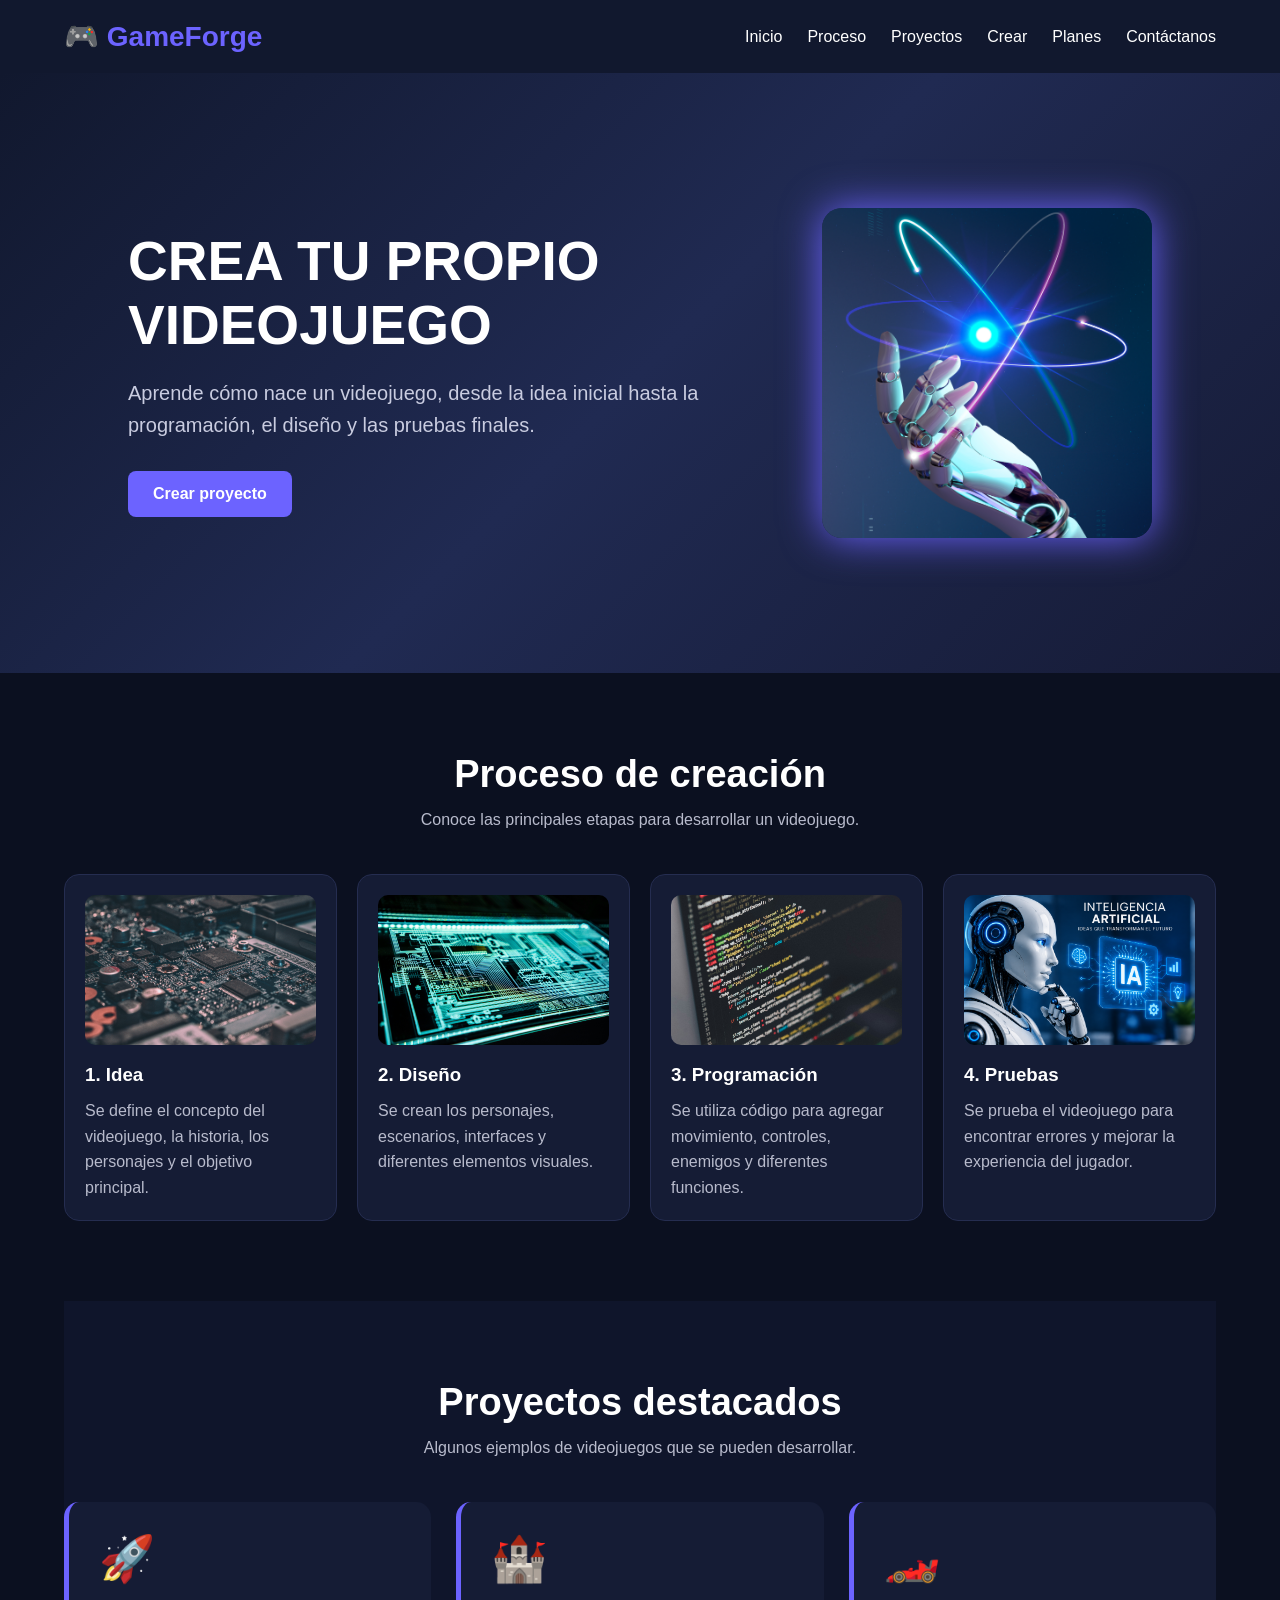
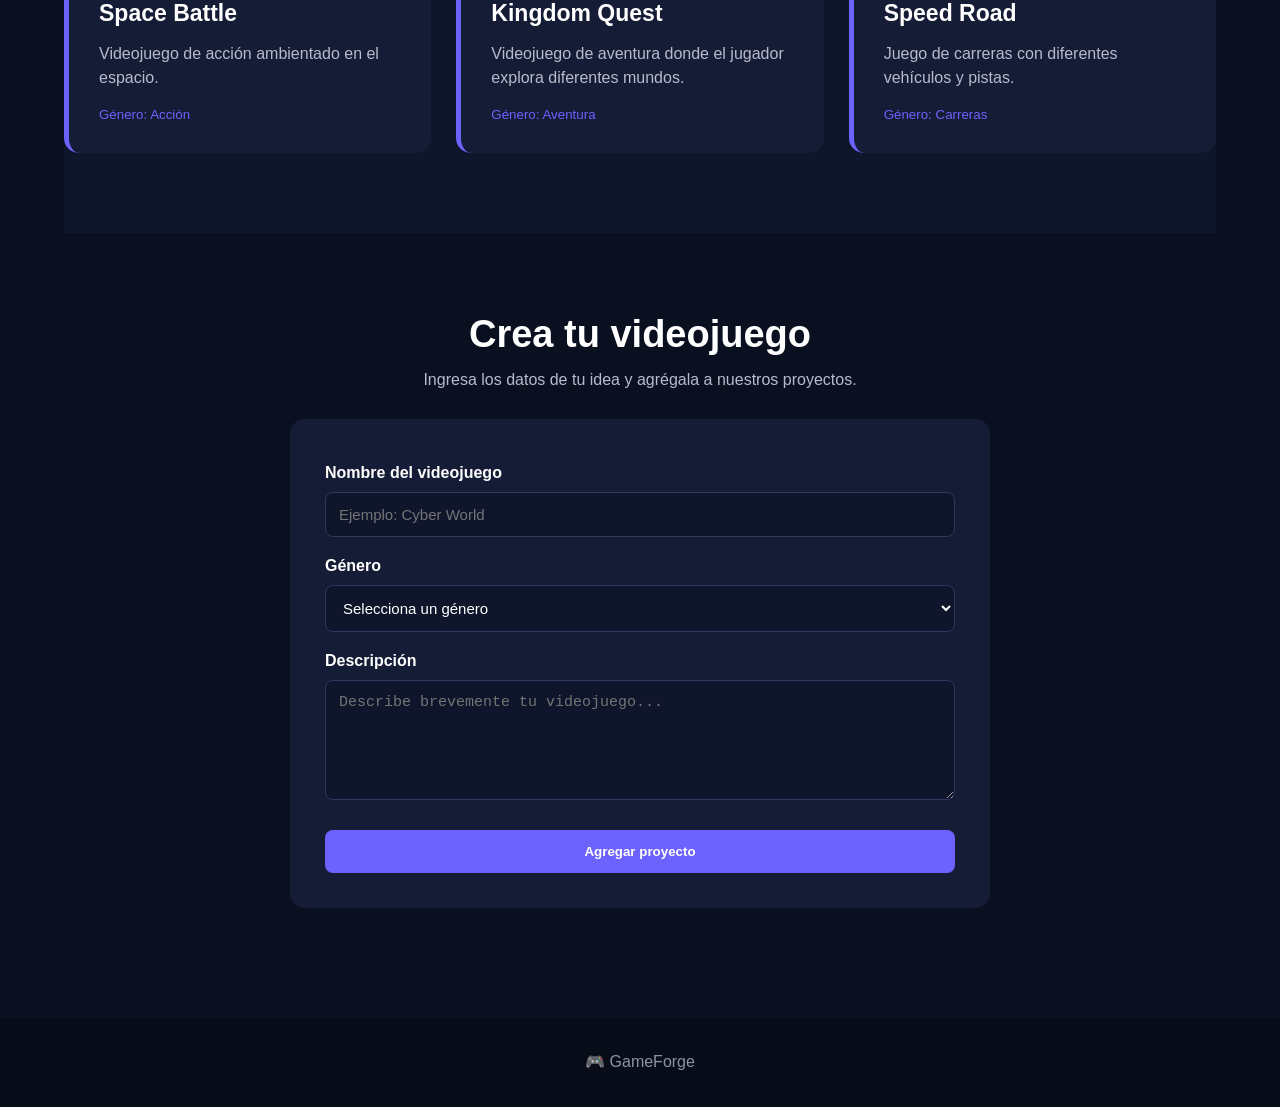
<file: index.html>
<!DOCTYPE html>
<html lang="es">

<head>
    <meta charset="UTF-8">
    <meta name="viewport" content="width=device-width, initial-scale=1.0">

    <title>GameForge - Creación de Videojuegos</title>

    <!-- CSS de la carpeta web -->
    <link rel="stylesheet" href="estilos.css">
</head>

<body>

    <!-- ==================== MENÚ ==================== -->

    <header>

        <nav class="navbar">

            <h1>🎮 GameForge</h1>

            <ul>

                <li>
                    <a href="#inicio">Inicio</a>
                </li>

                <li>
                    <a href="#proceso">Proceso</a>
                </li>

                <li>
                    <a href="#proyectos">Proyectos</a>
                </li>

                <li>
                    <a href="#crear">Crear</a>
                </li>

                <!-- productos.html está fuera de web -->
                <li>
                    <a href="productos.html">Planes</a>
                </li>

                <!-- quienes.html está fuera de web -->
                <li>
                    <a href="quienes.html">Contáctanos</a>
                </li>

            </ul>

        </nav>

    </header>


    <!-- ==================== INICIO ==================== -->

    <main>

        <section id="inicio" class="hero">

            <div class="hero-text">

                <h2>
                    CREA TU PROPIO VIDEOJUEGO
                </h2>

                <p>
                    Aprende cómo nace un videojuego, desde la idea
                    inicial hasta la programación, el diseño
                    y las pruebas finales.
                </p>

                <a href="#crear" class="btn">
                    Crear proyecto
                </a>

            </div>


            <div class="hero-image">

                <!-- Imagen de la carpeta fotos -->
                <img
                    src="imagenes/ai-nuclear-energy-future-innovation-disruptive-technology.jpg"
                    alt="Creación de videojuegos"
                >

            </div>

        </section>


        <!-- ==================== PROCESO ==================== -->

        <section id="proceso" class="section">

            <h2>
                Proceso de creación
            </h2>

            <p class="descripcion">
                Conoce las principales etapas para desarrollar
                un videojuego.
            </p>


            <div class="cards">

                <!-- ETAPA 1 -->

                <div class="card">

                    <img
                        src="fotos/imagen1.jpeg"
                        alt="Idea de videojuego"
                    >

                    <h3>
                        1. Idea
                    </h3>

                    <p>
                        Se define el concepto del videojuego,
                        la historia, los personajes y el objetivo
                        principal.
                    </p>

                </div>


                <!-- ETAPA 2 -->

                <div class="card">

                    <img
                        src="fotos/imagen2.jpeg"
                        alt="Diseño de videojuegos"
                    >

                    <h3>
                        2. Diseño
                    </h3>

                    <p>
                        Se crean los personajes, escenarios,
                        interfaces y diferentes elementos visuales.
                    </p>

                </div>


                <!-- ETAPA 3 -->

                <div class="card">

                    <img src="fotos/imagen3.jpeg"alt="Programación de videojuegos">

                    <h3>
                        3. Programación
                    </h3>

                    <p>
                        Se utiliza código para agregar movimiento,
                        controles, enemigos y diferentes funciones.
                    </p>

                </div>


                <!-- ETAPA 4 -->

                <div class="card">
                    
                    <img src="imagenes/imagen1.png"alt="Pruebas">

                    <h3>
                        4. Pruebas
                    </h3>

                    <p>
                        Se prueba el videojuego para encontrar
                        errores y mejorar la experiencia del jugador.
                    </p>

                </div>

            </div>

        </section>


        <!-- ==================== PROYECTOS ==================== -->

        <section id="proyectos" class="section proyectos">

            <h2>
                Proyectos destacados
            </h2>

            <p class="descripcion">
                Algunos ejemplos de videojuegos que se pueden
                desarrollar.
            </p>


            <div
                id="listaProyectos"
                class="project-container"
            >

                <div class="project">

                    <span>🚀</span>

                    <h3>
                        Space Battle
                    </h3>

                    <p>
                        Videojuego de acción ambientado en el espacio.
                    </p>

                    <small>
                        Género: Acción
                    </small>

                </div>


                <div class="project">

                    <span>🏰</span>

                    <h3>
                        Kingdom Quest
                    </h3>

                    <p>
                        Videojuego de aventura donde el jugador
                        explora diferentes mundos.
                    </p>

                    <small>
                        Género: Aventura
                    </small>

                </div>


                <div class="project">

                    <span>🏎️</span>

                    <h3>
                        Speed Road
                    </h3>

                    <p>
                        Juego de carreras con diferentes
                        vehículos y pistas.
                    </p>

                    <small>
                        Género: Carreras
                    </small>

                </div>

            </div>

        </section>


        <!-- ==================== CREAR VIDEOJUEGO ==================== -->

        <section id="crear" class="create-section">

            <h2>
                Crea tu videojuego
            </h2>

            <p>
                Ingresa los datos de tu idea y agrégala
                a nuestros proyectos.
            </p>


            <form id="gameForm">

                <label for="nombre">
                    Nombre del videojuego
                </label>

                <input
                    type="text"
                    id="nombre"
                    placeholder="Ejemplo: Cyber World"
                    required
                >


                <label for="genero">
                    Género
                </label>

                <select
                    id="genero"
                    required
                >

                    <option value="">
                        Selecciona un género
                    </option>

                    <option value="Acción">
                        Acción
                    </option>

                    <option value="Aventura">
                        Aventura
                    </option>

                    <option value="Carreras">
                        Carreras
                    </option>

                    <option value="Terror">
                        Terror
                    </option>

                    <option value="Estrategia">
                        Estrategia
                    </option>

                </select>


                <label for="descripcionJuego">
                    Descripción
                </label>

                <textarea
                    id="descripcionJuego"
                    placeholder="Describe brevemente tu videojuego..."
                    required
                ></textarea>


                <button
                    type="submit"
                    class="btn"
                >
                    Agregar proyecto
                </button>

            </form>


            <p id="mensaje"></p>

        </section>

    </main>


    <!-- ==================== FOOTER ==================== -->

    <footer>

        <p>
            🎮 GameForge 
        </p>


    </footer>


    <!-- JavaScript de la carpeta web -->
    <script src="dinamica1.js"></script>

</body>

</html>
</file>
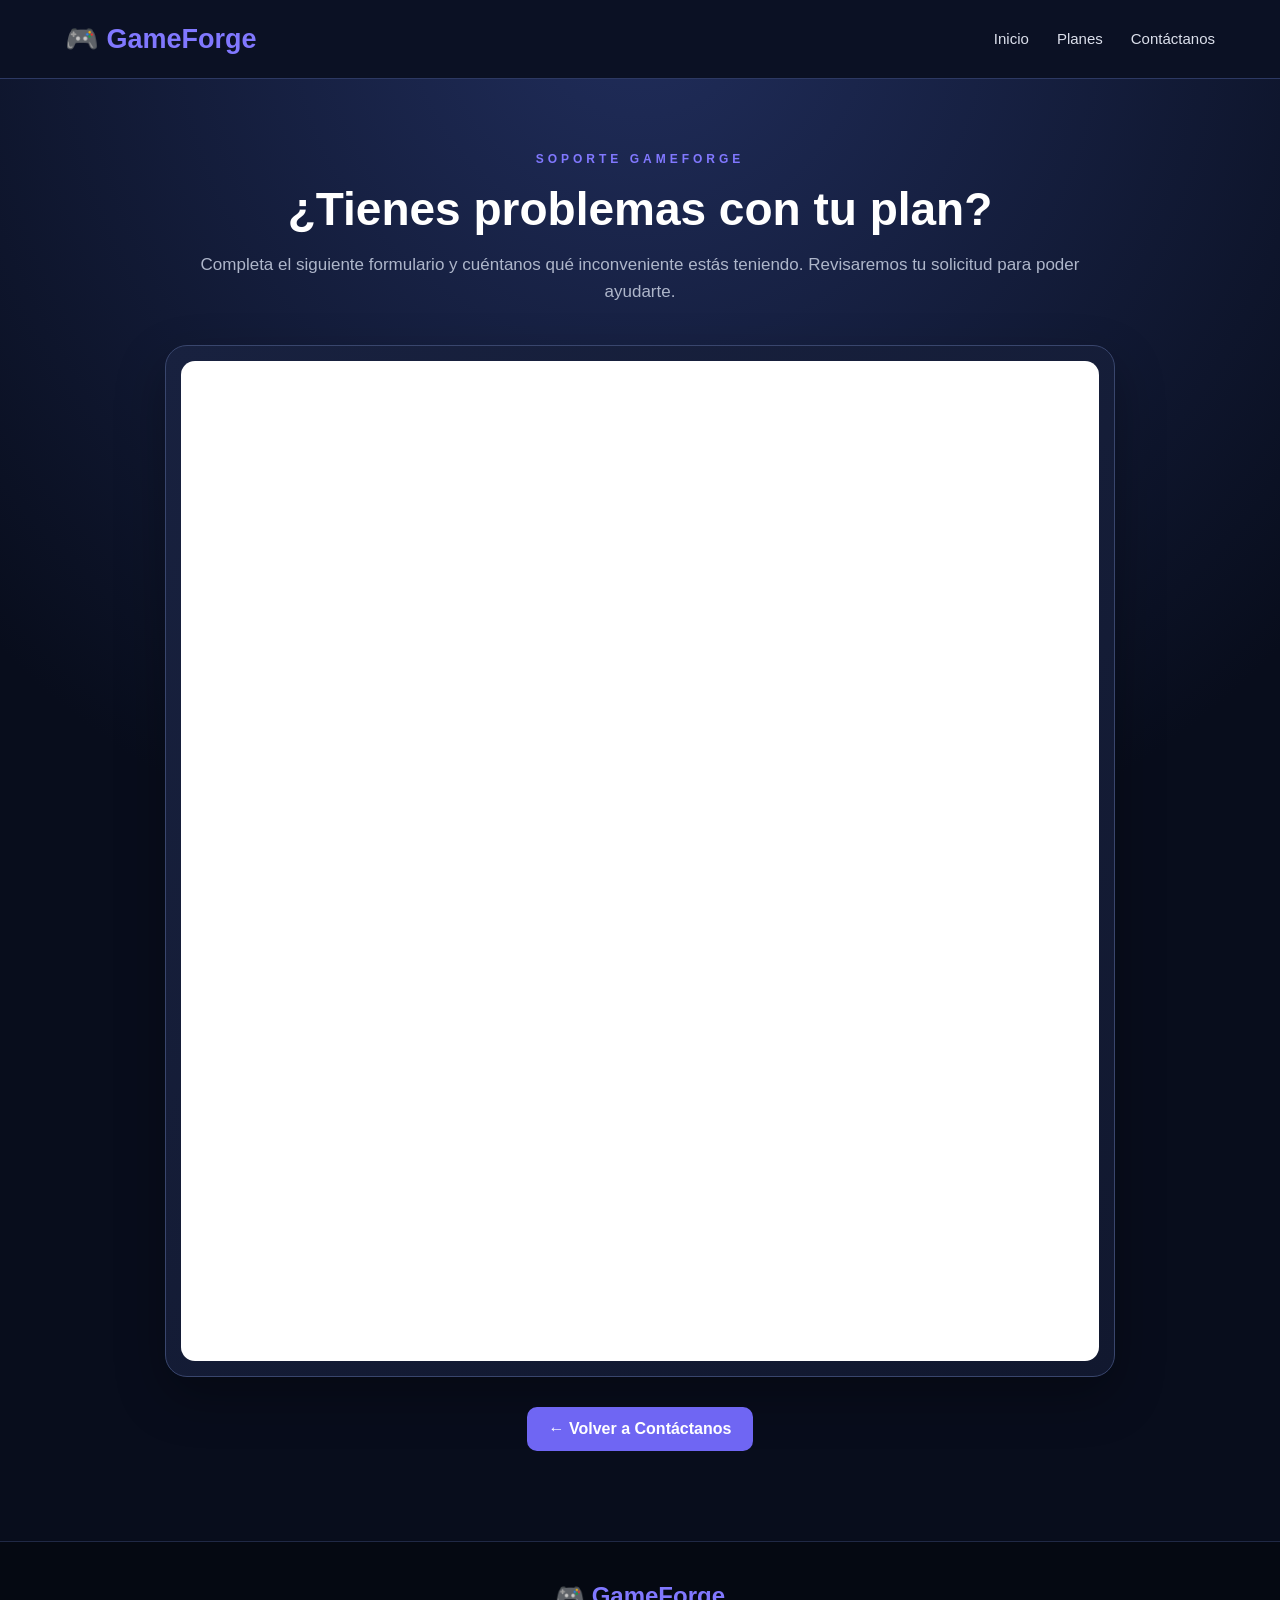
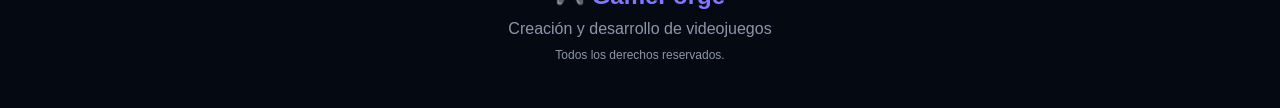
<file: formulario.html>
<!DOCTYPE html>
<html lang="es">

<head>

    <meta charset="UTF-8">

    <meta name="viewport"
          content="width=device-width, initial-scale=1.0">

    <title>GameForge - Soporte</title>


    <!-- =========================
         ESTILOS DE LA PÁGINA
    ========================== -->

    <style>

        /* =========================
           GENERAL
        ========================== */

        * {
            margin: 0;
            padding: 0;
            box-sizing: border-box;
        }

        html {
            scroll-behavior: smooth;
        }

        body {
            font-family: Arial, Helvetica, sans-serif;

            background:
                radial-gradient(
                    circle at top,
                    #202d5b,
                    #080d1c 50%
                );

            color: white;

            min-height: 100vh;
        }


        /* =========================
           NAVBAR
        ========================== */

        header {
            width: 100%;

            background: #0b1124;

            border-bottom: 1px solid #2d3963;
        }

        .navbar {
            width: 90%;
            max-width: 1150px;

            min-height: 78px;

            margin: auto;

            display: flex;

            align-items: center;

            justify-content: space-between;
        }

        .logo {
            color: #8178ff;

            text-decoration: none;

            font-size: 27px;

            font-weight: bold;
        }

        .menu {
            list-style: none;

            display: flex;

            gap: 28px;
        }

        .menu a {
            color: #dce0ec;

            text-decoration: none;

            font-size: 15px;

            transition: 0.3s;
        }

        .menu a:hover {
            color: #8178ff;
        }


        /* =========================
           CONTENEDOR
        ========================== */

        .contenedor {
            width: 90%;

            max-width: 950px;

            margin: auto;

            padding: 70px 0 90px;
        }


        /* =========================
           ENCABEZADO
        ========================== */

        .encabezado {
            text-align: center;

            margin-bottom: 40px;
        }

        .encabezado span {
            color: #8178ff;

            font-size: 12px;

            font-weight: bold;

            letter-spacing: 4px;
        }

        .encabezado h1 {
            font-size: 46px;

            margin: 15px 0;
        }

        .encabezado p {
            color: #aeb6ca;

            font-size: 17px;

            line-height: 1.6;
        }


        /* =========================
           CAJA PRINCIPAL
        ========================== */

        .formulario-contenedor {

            background:
                linear-gradient(
                    145deg,
                    #18213f,
                    #11182f
                );

            border: 1px solid #39466d;

            border-radius: 22px;

            padding: 15px;

            box-shadow:
                0 20px 50px rgba(0, 0, 0, 0.30);
        }


        /* =========================
           GOOGLE FORM
        ========================== */

        .formulario-contenedor iframe {

            width: 100%;

            height: 1000px;

            display: block;

            border: none;

            border-radius: 14px;

            background: white;
        }


        /* =========================
           VOLVER
        ========================== */

        .volver {

            text-align: center;

            margin-top: 30px;
        }

        .volver a {

            display: inline-block;

            padding: 13px 22px;

            border-radius: 10px;

            background: #6f66f3;

            color: white;

            text-decoration: none;

            font-weight: bold;

            transition: 0.3s;
        }

        .volver a:hover {

            background: #8279ff;

            transform: translateY(-3px);
        }


        /* =========================
           FOOTER
        ========================== */

        footer {

            padding: 40px 20px;

            text-align: center;

            background: #050912;

            border-top: 1px solid #202945;
        }

        .footer-logo {

            color: #8178ff;

            font-size: 24px;

            font-weight: bold;

            margin-bottom: 10px;
        }

        footer p {

            color: #8d96aa;

            margin: 6px;
        }

        footer .copy {

            font-size: 12px;

            margin-top: 10px;
        }


        /* =========================
           RESPONSIVE
        ========================== */

        @media (max-width: 800px) {

            .navbar {

                flex-direction: column;

                gap: 18px;

                padding: 20px 0;
            }

            .menu {

                flex-wrap: wrap;

                justify-content: center;

                gap: 15px;
            }

            .encabezado h1 {

                font-size: 36px;
            }

            .formulario-contenedor {

                padding: 8px;
            }

            .formulario-contenedor iframe {

                height: 900px;
            }

        }

    </style>

</head>


<body>


    <!-- =========================
         NAVBAR
    ========================== -->

    <header>

        <nav class="navbar">

            <a href="index.html" class="logo">
                🎮 GameForge
            </a>


            <ul class="menu">

                <li>
                    <a href="index.html">
                        Inicio
                    </a>
                </li>

                <li>
                    <a href="productos.html">
                        Planes
                    </a>
                </li>

                <li>
                    <a href="quienes.html">
                        Contáctanos
                    </a>
                </li>

            </ul>

        </nav>

    </header>



    <!-- =========================
         CONTENIDO
    ========================== -->

    <main class="contenedor">


        <section class="encabezado">

            <span>
                SOPORTE GAMEFORGE
            </span>

            <h1>
                ¿Tienes problemas con tu plan?
            </h1>

            <p>
                Completa el siguiente formulario y cuéntanos
                qué inconveniente estás teniendo.
                Revisaremos tu solicitud para poder ayudarte.
            </p>

        </section>



        <!-- =========================
             FORMULARIO
        ========================== -->

        <section class="formulario-contenedor">

            <iframe
                src="https://docs.google.com/forms/d/e/1FAIpQLScMtmoqJLjhEfFiYySsSQXVUcQ6dGahdYwDoI4Y8QhhuN_BXA/viewform?embedded=true"
                title="Formulario de soporte GameForge">

                Cargando formulario...

            </iframe>

        </section>



        <!-- =========================
             VOLVER
        ========================== -->

        <div class="volver">

            <a href="quienes.html">
                ← Volver a Contáctanos
            </a>

        </div>


    </main>



    <!-- =========================
         FOOTER
    ========================== -->

    <footer>

        <div class="footer-logo">
            🎮 GameForge
        </div>

        <p>
            Creación y desarrollo de videojuegos
        </p>

        <p class="copy">
            Todos los derechos reservados.
        </p>

    </footer>


</body>

</html>
</file>
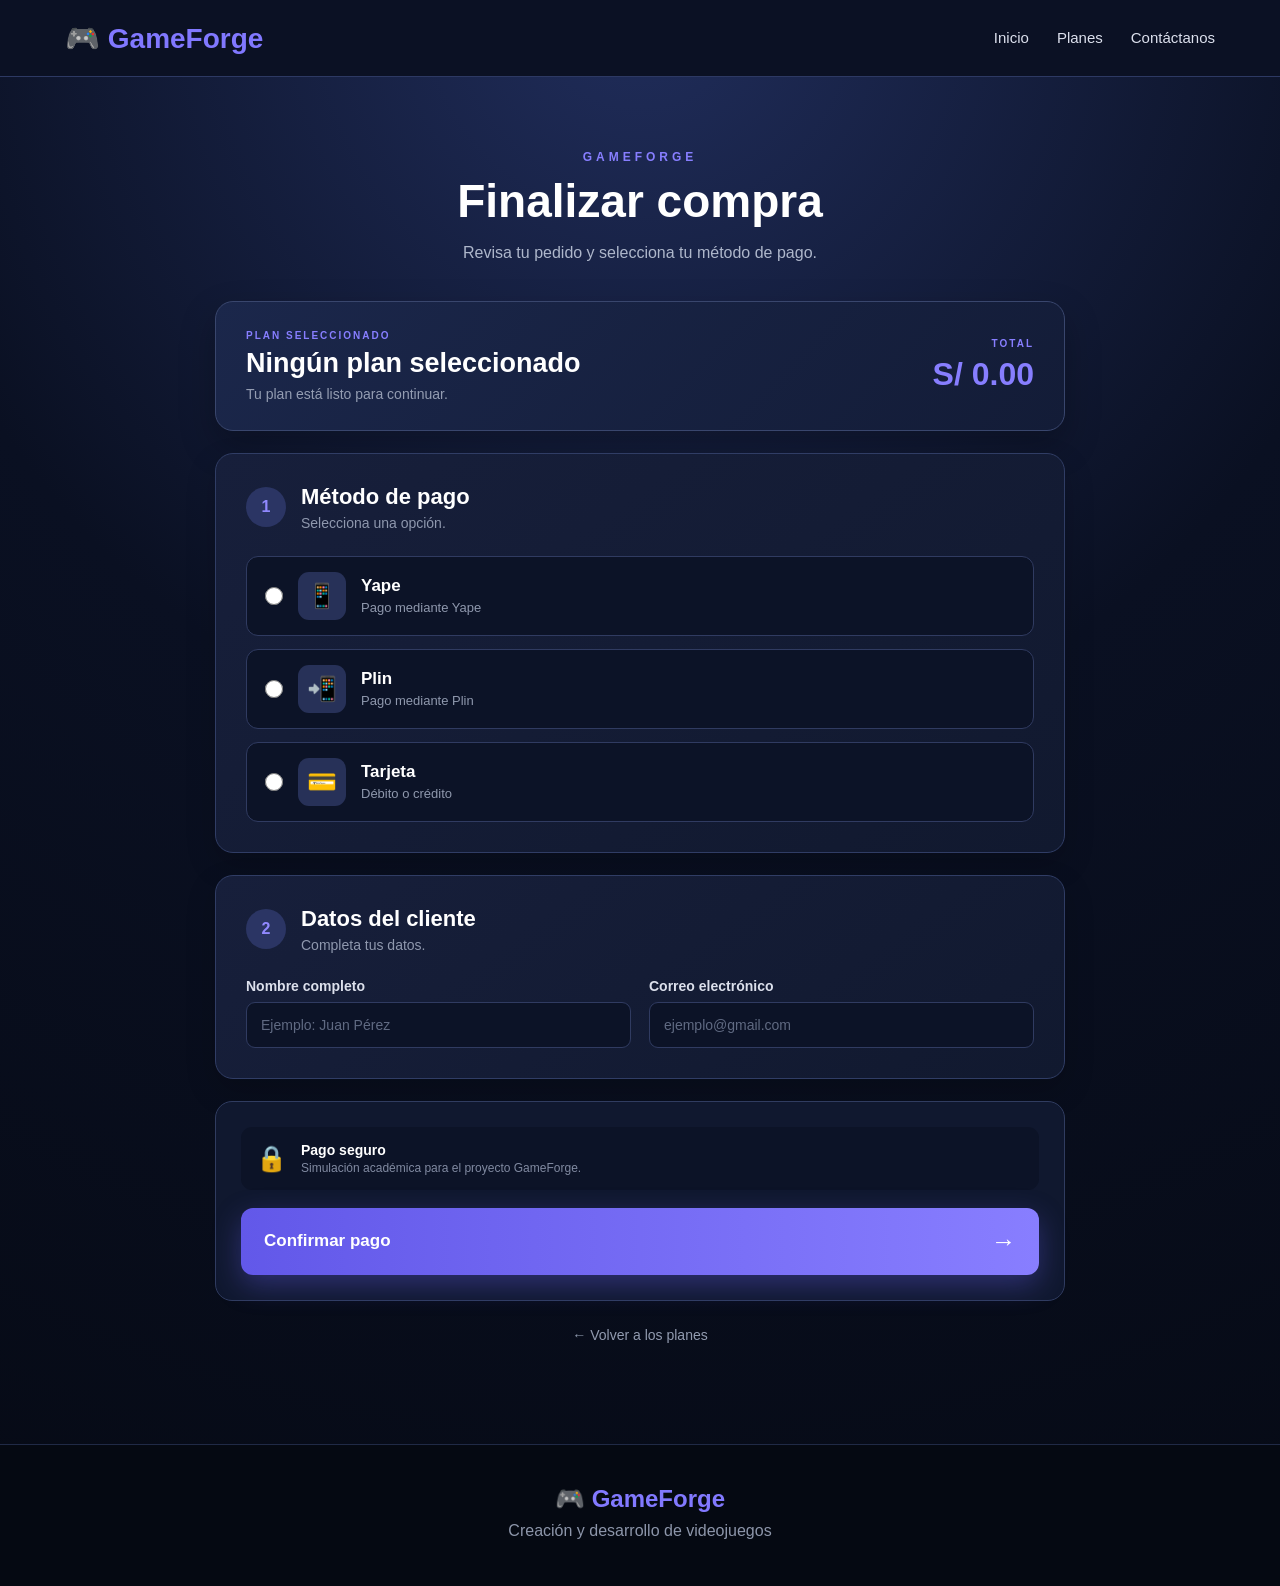
<file: pago.html>
<!DOCTYPE html>
<html lang="es">

<head>

    <meta charset="UTF-8">

    <meta name="viewport" content="width=device-width, initial-scale=1.0">

    <title>GameForge - Finalizar compra</title>

    <!-- CSS -->
    <link rel="stylesheet" href="estilos4.css">

</head>

<body>

    <!-- ==================== NAVBAR ==================== -->

    <header class="header">

        <nav class="navbar">

            <a href="index.html" class="logo">
                🎮 GameForge
            </a>

            <ul class="menu">

                <li>
                    <a href="index.html">
                        Inicio
                    </a>
                </li>

                <li>
                    <a href="productos.html">
                        Planes
                    </a>
                </li>

                <li>
                    <a href="quienes.html">
                        Contáctanos
                    </a>
                </li>

            </ul>

        </nav>

    </header>


    <!-- ==================== CONTENIDO ==================== -->

    <main class="contenedor">

        <!-- TÍTULO -->

        <section class="encabezado">

            <div class="badge">
                GAMEFORGE
            </div>

            <h1>
                Finalizar compra
            </h1>

            <p>
                Revisa tu pedido y selecciona tu método de pago.
            </p>

        </section>


        <!-- ==================== RESUMEN ==================== -->

        <section class="resumen">

            <div class="resumen-info">

                <span>
                    PLAN SELECCIONADO
                </span>

                <h2 id="plan">
                    Cargando...
                </h2>

                <p>
                    Tu plan está listo para continuar.
                </p>

            </div>


            <div class="total">

                <span>
                    TOTAL
                </span>

                <strong>
                    S/ <b id="precio">0.00</b>
                </strong>

            </div>

        </section>


        <!-- ==================== MÉTODO DE PAGO ==================== -->

        <section class="card">

            <div class="titulo-paso">

                <div class="numero">
                    1
                </div>

                <div>

                    <h2>
                        Método de pago
                    </h2>

                    <p>
                        Selecciona una opción.
                    </p>

                </div>

            </div>


            <div class="metodos">


                <!-- YAPE -->

                <label class="metodo">

                    <input
                        type="radio"
                        name="metodo"
                        value="Yape"
                    >

                    <div class="metodo-icono">
                        📱
                    </div>

                    <div class="metodo-texto">

                        <h3>
                            Yape
                        </h3>

                        <p>
                            Pago mediante Yape
                        </p>

                    </div>

                </label>


                <!-- PLIN -->

                <label class="metodo">

                    <input
                        type="radio"
                        name="metodo"
                        value="Plin"
                    >

                    <div class="metodo-icono">
                        📲
                    </div>

                    <div class="metodo-texto">

                        <h3>
                            Plin
                        </h3>

                        <p>
                            Pago mediante Plin
                        </p>

                    </div>

                </label>


                <!-- TARJETA -->

                <label class="metodo">

                    <input
                        type="radio"
                        name="metodo"
                        value="Tarjeta"
                    >

                    <div class="metodo-icono">
                        💳
                    </div>

                    <div class="metodo-texto">

                        <h3>
                            Tarjeta
                        </h3>

                        <p>
                            Débito o crédito
                        </p>

                    </div>

                </label>

            </div>

        </section>


        <!-- ==================== DATOS ==================== -->

        <section class="card">

            <div class="titulo-paso">

                <div class="numero">
                    2
                </div>

                <div>

                    <h2>
                        Datos del cliente
                    </h2>

                    <p>
                        Completa tus datos.
                    </p>

                </div>

            </div>


            <div class="formulario">

                <div class="campo">

                    <label for="nombre">
                        Nombre completo
                    </label>

                    <input
                        type="text"
                        id="nombre"
                        placeholder="Ejemplo: Juan Pérez"
                    >

                </div>


                <div class="campo">

                    <label for="correo">
                        Correo electrónico
                    </label>

                    <input
                        type="email"
                        id="correo"
                        placeholder="ejemplo@gmail.com"
                    >

                </div>

            </div>

        </section>


        <!-- ==================== CONFIRMACIÓN ==================== -->

        <section class="confirmacion">

            <div class="seguridad">

                <div class="seguridad-icono">
                    🔒
                </div>

                <div>

                    <strong>
                        Pago seguro
                    </strong>

                    <p>
                        Simulación académica para el proyecto GameForge.
                    </p>

                </div>

            </div>


            <button
                type="button"
                class="boton-pago"
                onclick="confirmarPago()"
            >

                <span>
                    Confirmar pago
                </span>

                <strong>
                    →
                </strong>

            </button>

        </section>


        <!-- MENSAJE -->

        <div id="mensaje"></div>


        <!-- VOLVER -->

        <div class="volver">

            <a href="productos.html">
                ← Volver a los planes
            </a>

        </div>

    </main>


    <!-- ==================== FOOTER ==================== -->

    <footer>

        <div class="footer-logo">
            🎮 GameForge
        </div>

        <p>
            Creación y desarrollo de videojuegos
        </p>



    </footer>


    <!-- JAVASCRIPT -->

    <script src="pago.js"></script>

</body>

</html>
</file>
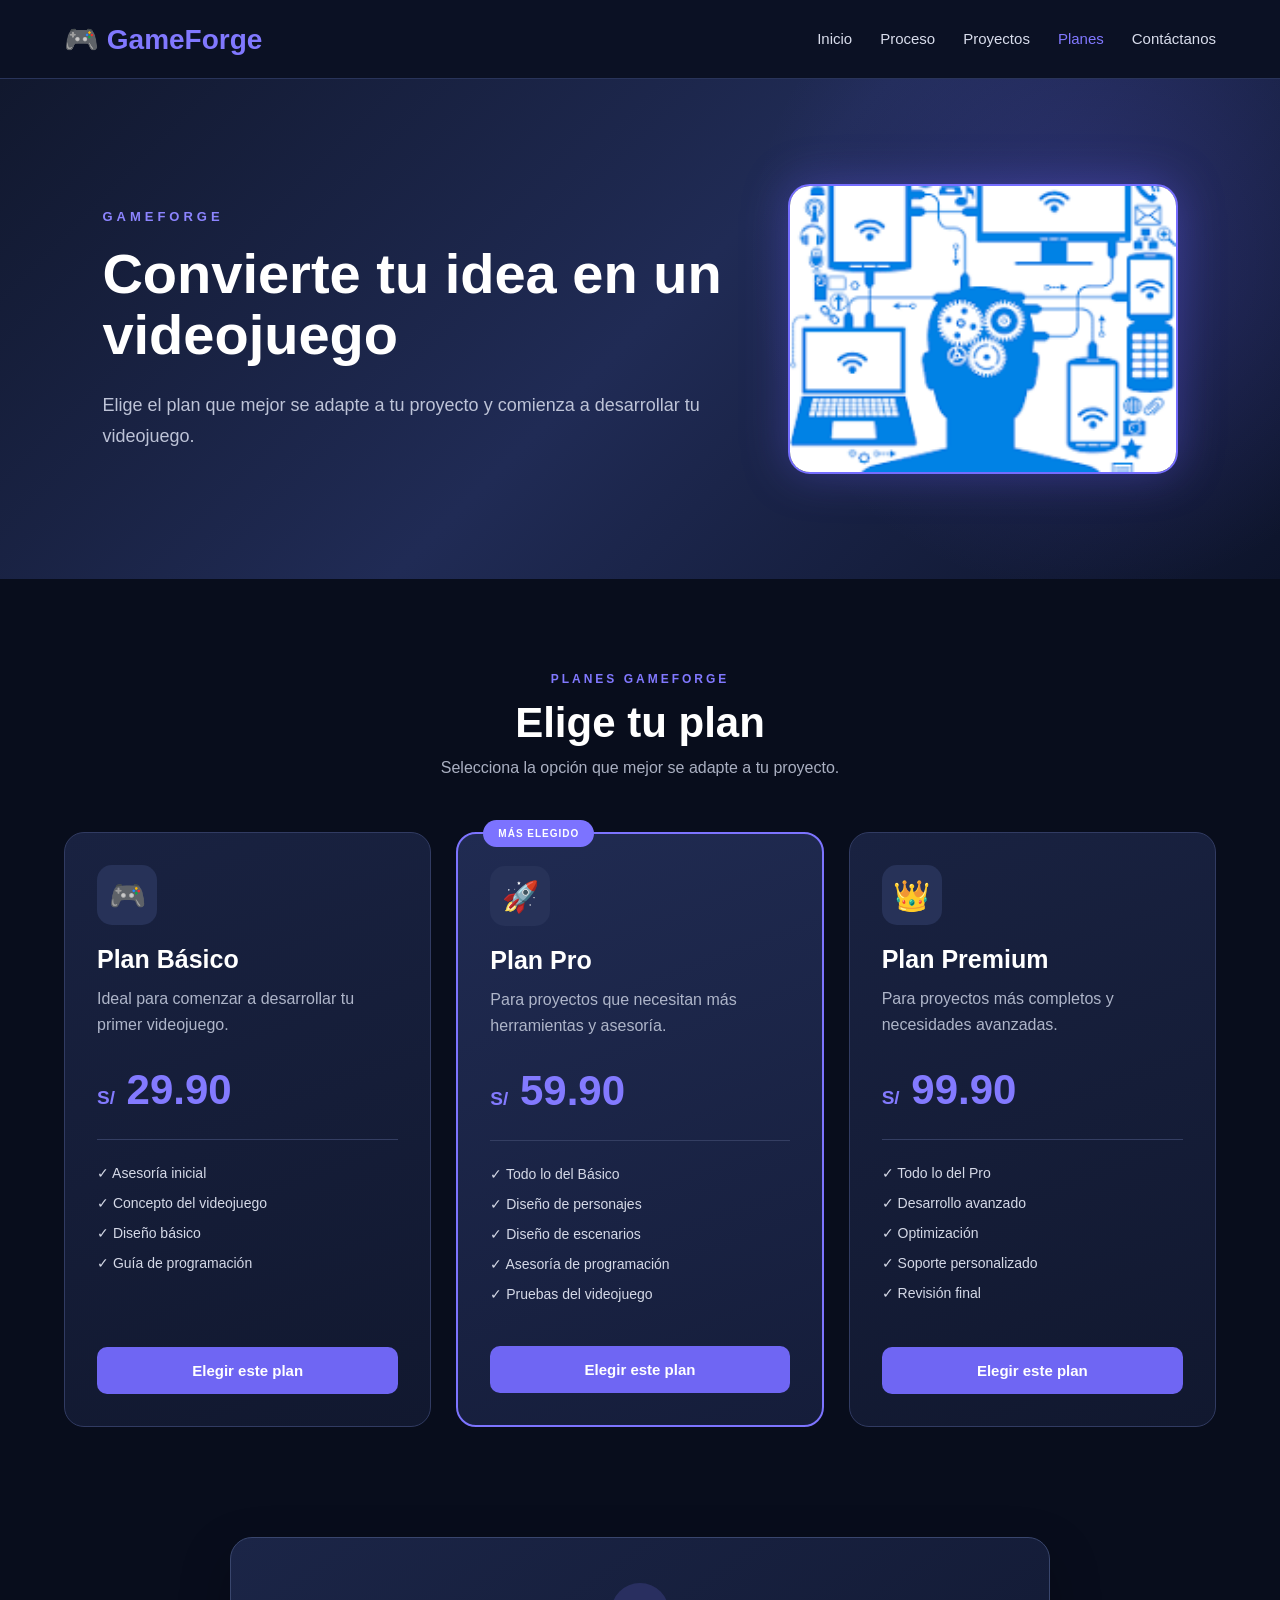
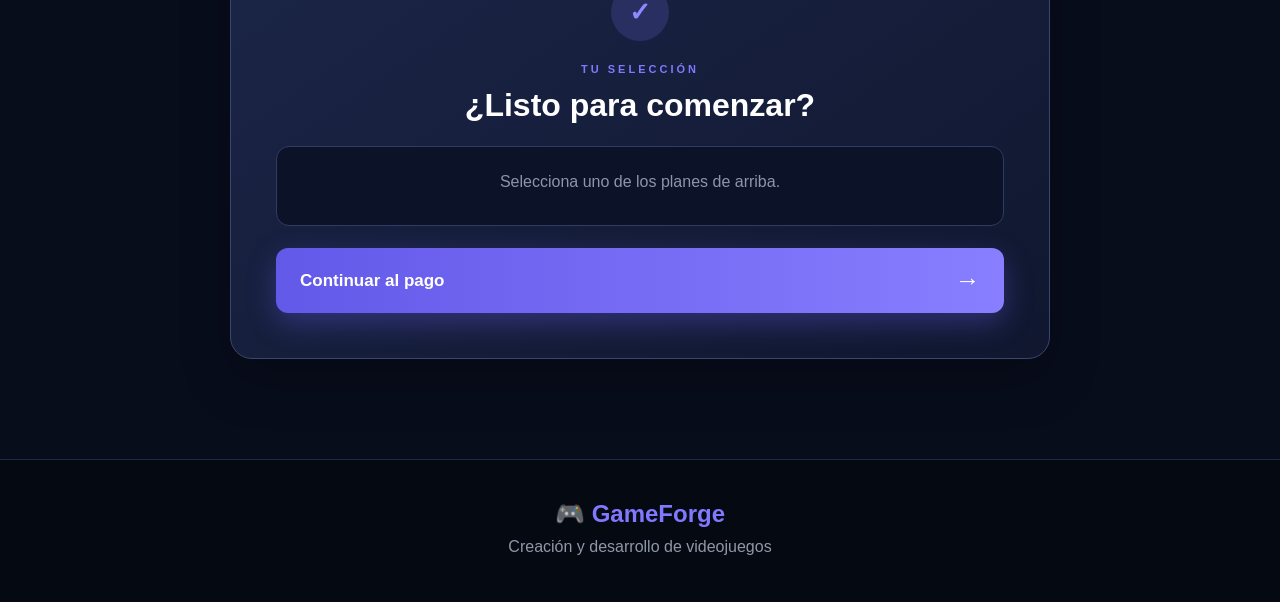
<file: productos.html>
<!DOCTYPE html>
<html lang="es">

<head>
    <meta charset="UTF-8">
    <meta name="viewport" content="width=device-width, initial-scale=1.0">

    <title>GameForge - Planes</title>

    <link rel="stylesheet" href="estilos3.css">
</head>

<body>

    <!-- ==================== NAVBAR ==================== -->

    <header>

        <nav class="navbar">

            <a href="index.html" class="logo">
                🎮 GameForge
            </a>

            <ul class="menu">

                <li>
                    <a href="index.html">
                        Inicio
                    </a>
                </li>

                <li>
                    <a href="index.html#proceso">
                        Proceso
                    </a>
                </li>

                <li>
                    <a href="index.html#proyectos">
                        Proyectos
                    </a>
                </li>

                <li>
                    <a href="productos.html" class="activo">
                        Planes
                    </a>
                </li>

                <li>
                    <a href="quienes.html">
                        Contáctanos
                    </a>
                </li>

            </ul>

        </nav>

    </header>


    <!-- ==================== HERO ==================== -->

    <section class="hero">

        <div class="hero-text">

            <span class="subtitulo">
                GAMEFORGE
            </span>

            <h1>
                Convierte tu idea
                en un videojuego
            </h1>

            <p>
                Elige el plan que mejor se adapte a tu proyecto
                y comienza a desarrollar tu videojuego.
            </p>

        </div>

        <div class="hero-image">

            <img
                src="imagenes/imagen2.png"
                alt="Desarrollo de videojuegos"
            >

        </div>

    </section>


    <!-- ==================== PLANES ==================== -->

    <section class="planes">

        <div class="titulo-seccion">

            <span>
                PLANES GAMEFORGE
            </span>

            <h2>
                Elige tu plan
            </h2>

            <p>
                Selecciona la opción que mejor se adapte
                a tu proyecto.
            </p>

        </div>


        <div class="plan-container">


            <!-- ==================== BÁSICO ==================== -->

            <article class="plan-card">

                <div class="plan-icon">
                    🎮
                </div>

                <h3>
                    Plan Básico
                </h3>

                <p class="plan-description">
                    Ideal para comenzar a desarrollar
                    tu primer videojuego.
                </p>

                <div class="precio">
                    <small>S/</small> 29.90
                </div>

                <div class="separador"></div>

                <ul>

                    <li>✓ Asesoría inicial</li>

                    <li>✓ Concepto del videojuego</li>

                    <li>✓ Diseño básico</li>

                    <li>✓ Guía de programación</li>

                </ul>

                <button
                    type="button"
                    class="btn-plan"
                    onclick="seleccionarPlan('Plan Básico', '29.90')"
                >
                    Elegir este plan
                </button>

            </article>


            <!-- ==================== PRO ==================== -->

            <article class="plan-card destacado">

                <div class="recomendado">
                    MÁS ELEGIDO
                </div>

                <div class="plan-icon">
                    🚀
                </div>

                <h3>
                    Plan Pro
                </h3>

                <p class="plan-description">
                    Para proyectos que necesitan más
                    herramientas y asesoría.
                </p>

                <div class="precio">
                    <small>S/</small> 59.90
                </div>

                <div class="separador"></div>

                <ul>

                    <li>✓ Todo lo del Básico</li>

                    <li>✓ Diseño de personajes</li>

                    <li>✓ Diseño de escenarios</li>

                    <li>✓ Asesoría de programación</li>

                    <li>✓ Pruebas del videojuego</li>

                </ul>

                <button
                    type="button"
                    class="btn-plan"
                    onclick="seleccionarPlan('Plan Pro', '59.90')"
                >
                    Elegir este plan
                </button>

            </article>


            <!-- ==================== PREMIUM ==================== -->

            <article class="plan-card">

                <div class="plan-icon">
                    👑
                </div>

                <h3>
                    Plan Premium
                </h3>

                <p class="plan-description">
                    Para proyectos más completos
                    y necesidades avanzadas.
                </p>

                <div class="precio">
                    <small>S/</small> 99.90
                </div>

                <div class="separador"></div>

                <ul>

                    <li>✓ Todo lo del Pro</li>

                    <li>✓ Desarrollo avanzado</li>

                    <li>✓ Optimización</li>

                    <li>✓ Soporte personalizado</li>

                    <li>✓ Revisión final</li>

                </ul>

                <button
                    type="button"
                    class="btn-plan"
                    onclick="seleccionarPlan('Plan Premium', '99.90')"
                >
                    Elegir este plan
                </button>

            </article>

        </div>

    </section>


    <!-- ==================== SELECCIÓN ==================== -->

    <section class="seleccion">

        <div class="seleccion-box">

            <div class="check-icon">
                ✓
            </div>

            <span class="mini-titulo">
                TU SELECCIÓN
            </span>

            <h2>
                ¿Listo para comenzar?
            </h2>

            <div id="resultado">

                <p class="sin-seleccion">
                    Selecciona uno de los planes de arriba.
                </p>

            </div>


            <!-- IMPORTANTE:
                 NO tiene disabled -->

            <button
                id="continuarPago"
                type="button"
                class="btn-pago"
                onclick="irAlPago()"
            >

                <span>
                    Continuar al pago
                </span>

                <strong>
                    →
                </strong>

            </button>

        </div>

    </section>


    <!-- ==================== FOOTER ==================== -->

    <footer>

        <div class="footer-logo">
            🎮 GameForge
        </div>

        <p>
            Creación y desarrollo de videojuegos
        </p>



    </footer>


    <!-- ==================== JAVASCRIPT ==================== -->

    <script src="productos.js"></script>

</body>

</html>
</file>
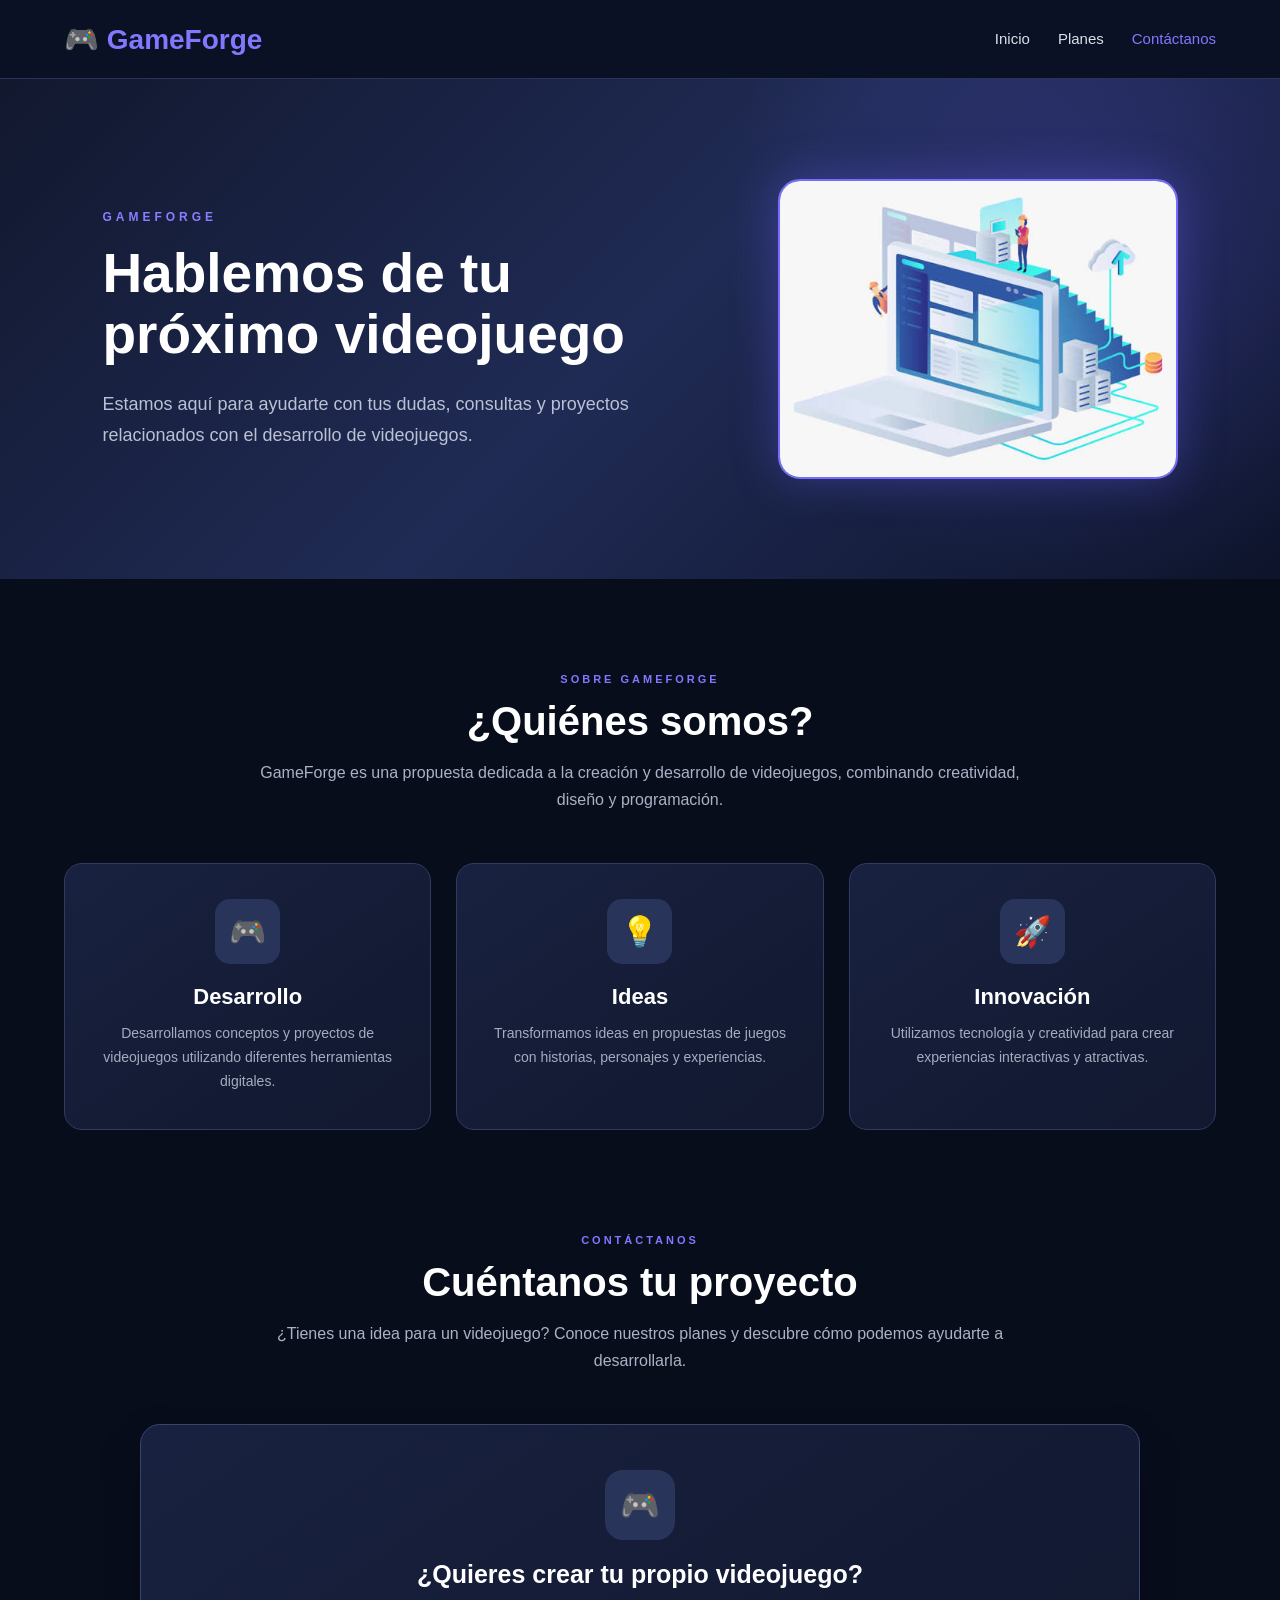
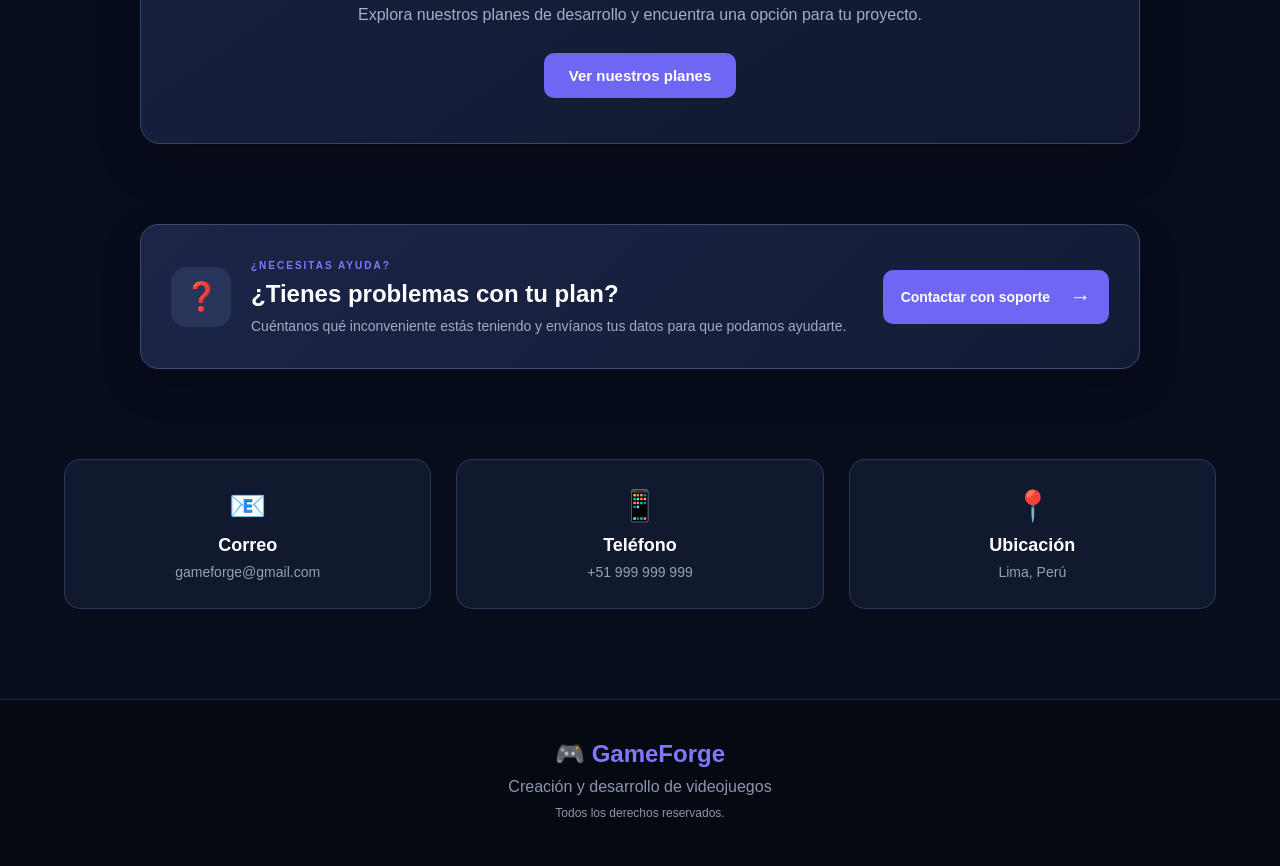
<file: quienes.html>
<!DOCTYPE html>
<html lang="es">

<head>

    <meta charset="UTF-8">

    <meta name="viewport"
          content="width=device-width, initial-scale=1.0">

    <title>GameForge - Contáctanos</title>

    <link rel="stylesheet" href="estilos2.css">

</head>

<body>


    <!-- ==================== NAVBAR ==================== -->

    <header>

        <nav class="navbar">

            <a href="index.html" class="logo">
                🎮 GameForge
            </a>

            <ul class="menu">

                <li>
                    <a href="index.html">
                        Inicio
                    </a>
                </li>

                <li>
                    <a href="productos.html">
                        Planes
                    </a>
                </li>

                <li>
                    <a href="quienes.html" class="activo">
                        Contáctanos
                    </a>
                </li>

            </ul>

        </nav>

    </header>


    <!-- ==================== HERO ==================== -->

    <section class="hero-contacto">

        <div class="hero-texto">

            <span class="tag">
                GAMEFORGE
            </span>

            <h1>
                Hablemos de tu
                próximo videojuego
            </h1>

            <p>
                Estamos aquí para ayudarte con tus dudas,
                consultas y proyectos relacionados con
                el desarrollo de videojuegos.
            </p>

        </div>


        <div class="hero-imagen">

            <img
                src="imagenes/imagen9.jpg"
                alt="Desarrollo de videojuegos"
            >

        </div>

    </section>


    <!-- ==================== QUIÉNES SOMOS ==================== -->

    <section class="quienes">

        <div class="titulo-seccion">

            <span>
                SOBRE GAMEFORGE
            </span>

            <h2>
                ¿Quiénes somos?
            </h2>

            <p>
                GameForge es una propuesta dedicada a la creación
                y desarrollo de videojuegos, combinando creatividad,
                diseño y programación.
            </p>

        </div>


        <div class="informacion">


            <!-- DESARROLLO -->

            <div class="info-card">

                <div class="icono">
                    🎮
                </div>

                <h3>
                    Desarrollo
                </h3>

                <p>
                    Desarrollamos conceptos y proyectos de
                    videojuegos utilizando diferentes herramientas
                    digitales.
                </p>

            </div>


            <!-- IDEAS -->

            <div class="info-card">

                <div class="icono">
                    💡
                </div>

                <h3>
                    Ideas
                </h3>

                <p>
                    Transformamos ideas en propuestas de juegos
                    con historias, personajes y experiencias.
                </p>

            </div>


            <!-- INNOVACIÓN -->

            <div class="info-card">

                <div class="icono">
                    🚀
                </div>

                <h3>
                    Innovación
                </h3>

                <p>
                    Utilizamos tecnología y creatividad para crear
                    experiencias interactivas y atractivas.
                </p>

            </div>


        </div>

    </section>


    <!-- ==================== CUÉNTANOS TU PROYECTO ==================== -->

    <section class="contacto">

        <div class="titulo-seccion">

            <span>
                CONTÁCTANOS
            </span>

            <h2>
                Cuéntanos tu proyecto
            </h2>

            <p>
                ¿Tienes una idea para un videojuego?
                Conoce nuestros planes y descubre cómo
                podemos ayudarte a desarrollarla.
            </p>

        </div>


        <div class="proyecto-box">

            <div class="proyecto-icono">
                🎮
            </div>

            <h3>
                ¿Quieres crear tu propio videojuego?
            </h3>

            <p>
                Explora nuestros planes de desarrollo
                y encuentra una opción para tu proyecto.
            </p>

            <a
                href="productos.html"
                class="btn-principal"
            >
                Ver nuestros planes
            </a>

        </div>

    </section>


    <!-- ==================== PROBLEMAS CON EL PLAN ==================== -->

    <section class="ayuda">

        <div class="ayuda-box">

            <div class="ayuda-icono">
                ❓
            </div>

            <div class="ayuda-texto">

                <span>
                    ¿NECESITAS AYUDA?
                </span>

                <h2>
                    ¿Tienes problemas con tu plan?
                </h2>

                <p>
                    Cuéntanos qué inconveniente estás teniendo
                    y envíanos tus datos para que podamos
                    ayudarte.
                </p>

            </div>


            <a
                href="formulario.html"
                class="btn-ayuda"
            >
                Contactar con soporte
                <strong>→</strong>
            </a>

        </div>

    </section>


    <!-- ==================== DATOS DE CONTACTO ==================== -->

    <section class="datos-contacto">


        <div class="dato">

            <div class="dato-icono">
                📧
            </div>

            <h3>
                Correo
            </h3>

            <p>
                gameforge@gmail.com
            </p>

        </div>


        <div class="dato">

            <div class="dato-icono">
                📱
            </div>

            <h3>
                Teléfono
            </h3>

            <p>
                +51 999 999 999
            </p>

        </div>


        <div class="dato">

            <div class="dato-icono">
                📍
            </div>

            <h3>
                Ubicación
            </h3>

            <p>
                Lima, Perú
            </p>

        </div>


    </section>


    <!-- ==================== FOOTER ==================== -->

    <footer>

        <div class="footer-logo">
            🎮 GameForge
        </div>

        <p>
            Creación y desarrollo de videojuegos
        </p>

        <p class="copy">
            Todos los derechos reservados.
        </p>

    </footer>


    <script src="quienes.js"></script>

</body>

</html>
</file>
<file: estilos.css>
* {
    margin: 0;
    padding: 0;
    box-sizing: border-box;
}

html {
    scroll-behavior: smooth;
}

body {
    font-family: Arial, sans-serif;
    background-color: #0b1020;
    color: white;
}


/* ==================== NAVBAR ==================== */

header {
    background-color: #11182e;
    position: sticky;
    top: 0;
    z-index: 1000;
}

.navbar {
    width: 90%;
    max-width: 1200px;
    margin: auto;
    padding: 20px 0;

    display: flex;
    justify-content: space-between;
    align-items: center;
}

.navbar h1 {
    font-size: 28px;
    color: #6c63ff;
}

.navbar ul {
    list-style: none;
    display: flex;
    gap: 25px;
}

.navbar a {
    color: white;
    text-decoration: none;
    transition: 0.3s;
}

.navbar a:hover {
    color: #6c63ff;
}


/* ==================== HERO ==================== */

.hero {
    min-height: 600px;
    padding: 70px 10%;

    display: flex;
    justify-content: space-between;
    align-items: center;

    background: linear-gradient(
        135deg,
        #11182e,
        #202a52,
        #161b36
    );
}

.hero-text {
    max-width: 600px;
}

.hero-text h2 {
    font-size: 55px;
    margin-bottom: 20px;
}

.hero-text p {
    font-size: 20px;
    line-height: 1.6;
    color: #c9cce0;
    margin-bottom: 30px;
}


/* IMAGEN PRINCIPAL */

.hero-image {
    width: 330px;
    height: 330px;

    overflow: hidden;

    border-radius: 20px;

    box-shadow: 0 0 40px #6c63ff;
}

.hero-image img {
    width: 100%;
    height: 100%;

    object-fit: cover;
}


/* ==================== BOTONES ==================== */

.btn {
    display: inline-block;

    padding: 14px 25px;

    border: none;
    border-radius: 8px;

    background-color: #6c63ff;
    color: white;

    text-decoration: none;
    font-weight: bold;

    cursor: pointer;

    transition: 0.3s;
}

.btn:hover {
    background-color: #554cf0;
    transform: translateY(-3px);
}


/* ==================== SECCIONES ==================== */

.section {
    width: 90%;
    max-width: 1200px;

    margin: auto;

    padding: 80px 0;
}

.section h2,
.create-section h2 {
    text-align: center;

    font-size: 38px;

    margin-bottom: 15px;
}

.descripcion {
    text-align: center;

    color: #b8bbcc;

    margin-bottom: 45px;
}


/* ==================== TARJETAS ==================== */

.cards {
    display: grid;

    grid-template-columns: repeat(4, 1fr);

    gap: 20px;
}

.card {
    background-color: #151c35;

    padding: 20px;

    border-radius: 15px;

    border: 1px solid #252d50;

    transition: 0.3s;
}

.card:hover {
    transform: translateY(-8px);

    border-color: #6c63ff;
}

.card img {
    width: 100%;
    height: 150px;

    object-fit: cover;

    border-radius: 10px;

    margin-bottom: 15px;
}

.icon {
    font-size: 40px;

    margin-bottom: 15px;
}

.card h3 {
    margin-bottom: 12px;
}

.card p {
    color: #b8bbcc;

    line-height: 1.6;
}


/* ==================== PROYECTOS ==================== */

.proyectos {
    background-color: #0f152b;
}

.project-container {
    display: grid;

    grid-template-columns: repeat(3, 1fr);

    gap: 25px;

    margin-top: 40px;
}

.project {
    background-color: #151c35;

    padding: 30px;

    border-radius: 15px;

    border-left: 5px solid #6c63ff;

    transition: 0.3s;
}

.project:hover {
    transform: scale(1.03);
}

.project span {
    font-size: 45px;
}

.project h3 {
    margin: 15px 0;

    font-size: 23px;
}

.project p {
    color: #b8bbcc;

    line-height: 1.5;

    margin-bottom: 15px;
}

.project small {
    color: #6c63ff;
}


/* ==================== FORMULARIO ==================== */

.create-section {
    width: 90%;
    max-width: 700px;

    margin: auto;

    padding: 80px 0;
}

.create-section > p {
    text-align: center;

    color: #b8bbcc;

    margin-bottom: 30px;
}

form {
    background-color: #151c35;

    padding: 35px;

    border-radius: 15px;

    display: flex;

    flex-direction: column;

    gap: 10px;
}

label {
    font-weight: bold;

    margin-top: 10px;
}

input,
select,
textarea {
    padding: 13px;

    border: 1px solid #30385d;

    border-radius: 8px;

    background-color: #0f152b;

    color: white;

    font-size: 15px;
}

textarea {
    height: 120px;

    resize: vertical;
}

input:focus,
select:focus,
textarea:focus {
    outline: none;

    border-color: #6c63ff;
}

form .btn {
    margin-top: 20px;
}


/* ==================== MENSAJE ==================== */

#mensaje {
    margin-top: 20px;

    text-align: center;

    font-weight: bold;
}


/* ==================== FOOTER ==================== */

footer {
    text-align: center;

    padding: 30px;

    background-color: #080c18;

    color: #8e92a8;

    line-height: 1.8;
}


/* ==================== RESPONSIVE ==================== */

@media (max-width: 900px) {

    .cards {
        grid-template-columns: repeat(2, 1fr);
    }

    .project-container {
        grid-template-columns: 1fr;
    }

    .hero {
        flex-direction: column;

        text-align: center;

        gap: 40px;
    }

    .hero-text h2 {
        font-size: 42px;
    }
}


@media (max-width: 600px) {

    .navbar {
        flex-direction: column;

        gap: 20px;
    }

    .navbar ul {
        gap: 12px;

        flex-wrap: wrap;

        justify-content: center;
    }

    .cards {
        grid-template-columns: 1fr;
    }

    .hero-image {
        width: 240px;
        height: 240px;
    }
}
</file>
<file: estilos4.css>
/* =====================================
   CONFIGURACIÓN GENERAL
===================================== */

* {
    margin: 0;
    padding: 0;
    box-sizing: border-box;
}

html {
    scroll-behavior: smooth;
}

body {
    font-family: Arial, Helvetica, sans-serif;

    background:
        radial-gradient(
            circle at top,
            #202d5b 0%,
            #0a1022 45%,
            #060a15 100%
        );

    color: #ffffff;

    min-height: 100vh;
}


/* =====================================
   NAVBAR
===================================== */

.header {
    width: 100%;

    background: #0b1124;

    border-bottom: 1px solid #2d3963;

    position: sticky;

    top: 0;

    z-index: 1000;
}

.navbar {
    width: 90%;

    max-width: 1150px;

    min-height: 76px;

    margin: auto;

    display: flex;

    align-items: center;

    justify-content: space-between;
}

.logo {
    color: #8178ff;

    text-decoration: none;

    font-size: 28px;

    font-weight: bold;
}

.menu {
    display: flex;

    align-items: center;

    gap: 28px;

    list-style: none;
}

.menu a {
    color: #dce0ed;

    text-decoration: none;

    font-size: 15px;

    transition: 0.3s;
}

.menu a:hover {
    color: #827aff;
}


/* =====================================
   CONTENEDOR
===================================== */

.contenedor {
    width: 90%;

    max-width: 850px;

    margin: auto;

    padding: 70px 0 100px;
}


/* =====================================
   ENCABEZADO
===================================== */

.encabezado {
    text-align: center;

    margin-bottom: 35px;
}

.badge {
    display: inline-block;

    color: #877eff;

    font-size: 12px;

    font-weight: bold;

    letter-spacing: 4px;

    margin-bottom: 10px;
}

.encabezado h1 {
    font-size: 46px;

    margin-bottom: 12px;
}

.encabezado p {
    color: #aeb7cb;

    font-size: 16px;

    line-height: 1.6;
}


/* =====================================
   RESUMEN
===================================== */

.resumen {
    width: 100%;

    padding: 28px 30px;

    margin-bottom: 22px;

    display: flex;

    align-items: center;

    justify-content: space-between;

    gap: 25px;

    background:
        linear-gradient(
            135deg,
            #1b274b,
            #131c37
        );

    border: 1px solid #39466d;

    border-radius: 18px;

    box-shadow:
        0 15px 35px rgba(0, 0, 0, 0.25);
}

.resumen-info span,
.total span {
    display: block;

    color: #877eff;

    font-size: 10px;

    font-weight: bold;

    letter-spacing: 2px;
}

.resumen-info h2 {
    font-size: 27px;

    margin: 7px 0;
}

.resumen-info p {
    color: #949db2;

    font-size: 14px;
}

.total {
    text-align: right;
}

.total strong {
    display: block;

    color: #877eff;

    font-size: 32px;

    margin-top: 7px;
}


/* =====================================
   TARJETAS
===================================== */

.card {
    width: 100%;

    padding: 30px;

    margin-bottom: 22px;

    background:
        linear-gradient(
            145deg,
            #171f3b,
            #11192f
        );

    border: 1px solid #303d65;

    border-radius: 18px;

    box-shadow:
        0 12px 30px rgba(0, 0, 0, 0.18);
}


/* =====================================
   TÍTULO DE PASO
===================================== */

.titulo-paso {
    display: flex;

    align-items: center;

    gap: 15px;

    margin-bottom: 25px;
}

.numero {
    width: 40px;

    height: 40px;

    flex-shrink: 0;

    display: flex;

    align-items: center;

    justify-content: center;

    border-radius: 50%;

    background: #2b3564;

    color: #9189ff;

    font-weight: bold;
}

.titulo-paso h2 {
    font-size: 22px;

    margin-bottom: 5px;
}

.titulo-paso p {
    color: #8f98ae;

    font-size: 14px;
}


/* =====================================
   MÉTODOS
===================================== */

.metodos {
    display: flex;

    flex-direction: column;

    gap: 13px;
}

.metodo {
    display: flex;

    align-items: center;

    gap: 15px;

    width: 100%;

    min-height: 80px;

    padding: 15px 18px;

    background: #0c1327;

    border: 1px solid #303b61;

    border-radius: 12px;

    cursor: pointer;

    transition: 0.3s;
}

.metodo:hover {
    border-color: #8279ff;

    background: #111a34;

    transform: translateX(3px);
}

.metodo input {
    width: 18px;

    height: 18px;

    accent-color: #756cf5;
}

.metodo-icono {
    width: 48px;

    height: 48px;

    display: flex;

    align-items: center;

    justify-content: center;

    flex-shrink: 0;

    background: #273158;

    border-radius: 11px;

    font-size: 24px;
}

.metodo-texto h3 {
    font-size: 17px;

    margin-bottom: 4px;
}

.metodo-texto p {
    color: #8f98ad;

    font-size: 13px;
}


/* =====================================
   FORMULARIO
===================================== */

.formulario {
    display: grid;

    grid-template-columns: 1fr 1fr;

    gap: 18px;
}

.campo {
    display: flex;

    flex-direction: column;

    gap: 8px;
}

.campo label {
    color: #dce0ec;

    font-size: 14px;

    font-weight: bold;
}

.campo input {
    width: 100%;

    padding: 14px;

    border: 1px solid #303b61;

    border-radius: 9px;

    background: #0c1327;

    color: white;

    font-size: 14px;
}

.campo input::placeholder {
    color: #606a82;
}

.campo input:focus {
    outline: none;

    border-color: #7c73ff;

    box-shadow:
        0 0 0 3px rgba(124, 115, 255, 0.10);
}


/* =====================================
   CONFIRMACIÓN
===================================== */

.confirmacion {
    width: 100%;

    padding: 25px;

    background: #10182f;

    border: 1px solid #303c60;

    border-radius: 17px;
}

.seguridad {
    display: flex;

    align-items: center;

    gap: 14px;

    padding: 15px;

    margin-bottom: 18px;

    background: #0c1327;

    border-radius: 11px;
}

.seguridad-icono {
    font-size: 25px;
}

.seguridad strong {
    display: block;

    font-size: 14px;

    margin-bottom: 3px;
}

.seguridad p {
    color: #818aa1;

    font-size: 12px;
}


/* =====================================
   BOTÓN DE PAGO
===================================== */

.boton-pago {
    width: 100%;

    padding: 19px 23px;

    display: flex;

    align-items: center;

    justify-content: space-between;

    border: none;

    border-radius: 12px;

    background:
        linear-gradient(
            90deg,
            #6258e9,
            #887eff
        );

    color: #ffffff;

    font-family: Arial, Helvetica, sans-serif;

    font-size: 17px;

    font-weight: bold;

    cursor: pointer;

    box-shadow:
        0 10px 28px rgba(101, 91, 235, 0.35);

    transition: 0.3s;
}

.boton-pago:hover {
    transform: translateY(-3px);

    background:
        linear-gradient(
            90deg,
            #746af4,
            #968cff
        );

    box-shadow:
        0 15px 35px rgba(101, 91, 235, 0.45);
}

.boton-pago strong {
    font-size: 25px;
}


/* =====================================
   MENSAJE
===================================== */

#mensaje {
    display: none;

    width: 100%;

    padding: 18px;

    margin-top: 20px;

    background: #17213f;

    border: 1px solid #3e4b74;

    border-radius: 12px;

    text-align: center;

    color: #958cff;

    line-height: 1.7;
}

#mensaje.mostrar {
    display: block;
}


/* =====================================
   VOLVER
===================================== */

.volver {
    text-align: center;

    margin-top: 25px;
}

.volver a {
    color: #929bb0;

    text-decoration: none;

    font-size: 14px;

    transition: 0.3s;
}

.volver a:hover {
    color: #8279ff;
}


/* =====================================
   FOOTER
===================================== */

footer {
    padding: 40px 20px;

    text-align: center;

    background: #050912;

    border-top: 1px solid #202a46;
}

.footer-logo {
    color: #8279ff;

    font-size: 24px;

    font-weight: bold;

    margin-bottom: 9px;
}

footer p {
    color: #8d96aa;

    margin: 6px;
}

footer .copy {
    font-size: 12px;
}


/* =====================================
   RESPONSIVE
===================================== */

@media (max-width: 750px) {

    .navbar {
        flex-direction: column;

        gap: 15px;

        padding: 20px 0;
    }

    .menu {
        flex-wrap: wrap;

        justify-content: center;

        gap: 15px;
    }

    .resumen {
        flex-direction: column;

        align-items: flex-start;
    }

    .total {
        text-align: left;
    }

    .formulario {
        grid-template-columns: 1fr;
    }
}


@media (max-width: 500px) {

    .contenedor {
        width: 92%;

        padding-top: 45px;
    }

    .encabezado h1 {
        font-size: 34px;
    }

    .card {
        padding: 22px;
    }
}
</file>
<file: estilos3.css>
/* =====================================
   CONFIGURACIÓN GENERAL
===================================== */

* {
    margin: 0;
    padding: 0;
    box-sizing: border-box;
}

html {
    scroll-behavior: smooth;
}

body {
    font-family: Arial, Helvetica, sans-serif;
    background: #080d1c;
    color: #ffffff;
    min-height: 100vh;
}


/* =====================================
   NAVBAR
===================================== */

header {
    width: 100%;
    background: #0b1124;
    border-bottom: 1px solid #29345a;
    position: sticky;
    top: 0;
    z-index: 1000;
}

.navbar {
    width: 90%;
    max-width: 1200px;
    min-height: 78px;
    margin: auto;

    display: flex;
    align-items: center;
    justify-content: space-between;
}

.logo {
    color: #8178ff;
    text-decoration: none;
    font-size: 28px;
    font-weight: bold;
}

.menu {
    display: flex;
    align-items: center;
    gap: 28px;
    list-style: none;
}

.menu a {
    color: #d9ddec;
    text-decoration: none;
    font-size: 15px;
    transition: 0.3s;
}

.menu a:hover,
.menu a.activo {
    color: #8178ff;
}


/* =====================================
   HERO
===================================== */

.hero {
    min-height: 500px;
    padding: 80px 8%;

    display: flex;
    align-items: center;
    justify-content: space-between;

    gap: 60px;

    background:
        radial-gradient(
            circle at 85% 35%,
            rgba(108, 99, 255, 0.22),
            transparent 30%
        ),
        linear-gradient(
            135deg,
            #11182e,
            #202b55,
            #0d142b
        );
}

.hero-text {
    max-width: 620px;
}

.subtitulo {
    color: #8c84ff;
    font-size: 13px;
    font-weight: bold;
    letter-spacing: 4px;
}

.hero-text h1 {
    font-size: 56px;
    line-height: 1.1;
    margin: 18px 0 24px;
}

.hero-text p {
    color: #bdc3d7;
    font-size: 18px;
    line-height: 1.7;
}

.hero-image {
    width: 390px;
    height: 290px;
    overflow: hidden;

    border-radius: 22px;
    border: 2px solid #756dff;

    box-shadow:
        0 0 45px rgba(108, 99, 255, 0.35);
}

.hero-image img {
    width: 100%;
    height: 100%;
    object-fit: cover;
}


/* =====================================
   SECCIÓN DE PLANES
===================================== */

.planes {
    width: 90%;
    max-width: 1200px;
    margin: auto;
    padding: 90px 0;
}

.titulo-seccion {
    text-align: center;
    margin-bottom: 55px;
}

.titulo-seccion span {
    color: #8178ff;
    font-size: 12px;
    font-weight: bold;
    letter-spacing: 3px;
}

.titulo-seccion h2 {
    font-size: 42px;
    margin: 12px 0;
}

.titulo-seccion p {
    color: #aab0c2;
    font-size: 16px;
}


/* =====================================
   TARJETAS DE PLANES
===================================== */

.plan-container {
    display: grid;
    grid-template-columns: repeat(3, 1fr);
    gap: 25px;
    align-items: stretch;
}

.plan-card {
    position: relative;

    padding: 32px;

    display: flex;
    flex-direction: column;

    background:
        linear-gradient(
            160deg,
            #192241,
            #11182f
        );

    border: 1px solid #313b62;
    border-radius: 20px;

    transition: 0.3s;
}

.plan-card:hover {
    transform: translateY(-8px);

    border-color: #8178ff;

    box-shadow:
        0 20px 40px rgba(0, 0, 0, 0.25);
}


/* =====================================
   PLAN DESTACADO
===================================== */

.plan-card.destacado {
    border: 2px solid #7d74ff;

    background:
        linear-gradient(
            160deg,
            #202b52,
            #151d3a
        );
}

.recomendado {
    position: absolute;

    top: -14px;
    left: 25px;

    padding: 8px 15px;

    background: #7c73ff;

    border-radius: 20px;

    font-size: 10px;

    font-weight: bold;

    letter-spacing: 1px;
}


/* =====================================
   ICONOS
===================================== */

.plan-icon {
    width: 60px;
    height: 60px;

    display: flex;
    align-items: center;
    justify-content: center;

    background: #273258;

    border-radius: 15px;

    font-size: 30px;

    margin-bottom: 20px;
}


/* =====================================
   INFORMACIÓN DEL PLAN
===================================== */

.plan-card h3 {
    font-size: 25px;
    margin-bottom: 12px;
}

.plan-description {
    color: #aeb5c9;
    line-height: 1.6;
    min-height: 55px;
}


/* =====================================
   PRECIO
===================================== */

.precio {
    color: #837aff;

    font-size: 42px;

    font-weight: bold;

    margin: 25px 0;
}

.precio small {
    font-size: 19px;
}


/* =====================================
   SEPARADOR
===================================== */

.separador {
    width: 100%;
    height: 1px;

    background: #343e62;

    margin-bottom: 25px;
}


/* =====================================
   BENEFICIOS
===================================== */

.plan-card ul {
    list-style: none;
    margin-bottom: 30px;
}

.plan-card li {
    color: #d5d9e7;
    font-size: 14px;
    margin-bottom: 14px;
}


/* =====================================
   BOTONES DE LOS PLANES
===================================== */

.btn-plan {
    width: 100%;

    margin-top: auto;

    padding: 15px;

    border: none;

    border-radius: 10px;

    background: #6f66f3;

    color: white;

    font-family: Arial, Helvetica, sans-serif;

    font-size: 15px;

    font-weight: bold;

    cursor: pointer;

    transition: 0.3s;
}

.btn-plan:hover {
    background: #837aff;

    transform: translateY(-2px);

    box-shadow:
        0 8px 20px rgba(108, 99, 255, 0.30);
}


/* =====================================
   SECCIÓN DE SELECCIÓN
===================================== */

.seleccion {
    width: 90%;
    max-width: 820px;

    margin: auto;

    padding: 20px 0 100px;
}

.seleccion-box {
    padding: 45px;

    text-align: center;

    background:
        linear-gradient(
            145deg,
            #1b2547,
            #10172f
        );

    border: 1px solid #39466d;

    border-radius: 22px;

    box-shadow:
        0 20px 50px rgba(0, 0, 0, 0.25);
}

.check-icon {
    width: 58px;
    height: 58px;

    margin: 0 auto 18px;

    display: flex;
    align-items: center;
    justify-content: center;

    border-radius: 50%;

    background: #292f60;

    color: #9088ff;

    font-size: 26px;

    font-weight: bold;
}

.mini-titulo {
    color: #8178ff;

    font-size: 11px;

    font-weight: bold;

    letter-spacing: 3px;
}

.seleccion-box h2 {
    font-size: 32px;

    margin: 10px 0 22px;
}


/* =====================================
   RESULTADO DE SELECCIÓN
===================================== */

#resultado {
    min-height: 80px;

    padding: 20px;

    background: #0c1328;

    border: 1px solid #303b61;

    border-radius: 13px;
}

#resultado h3 {
    color: #877eff;

    font-size: 24px;

    margin-bottom: 8px;
}

#resultado p {
    color: #b8bfd2;

    margin: 6px 0;
}

.sin-seleccion {
    color: #8d95aa !important;
}


/* =====================================
   BOTÓN CONTINUAR AL PAGO
===================================== */

.btn-pago {
    width: 100%;

    margin-top: 22px;

    padding: 18px 24px;

    border: none;

    border-radius: 12px;

    background: linear-gradient(
        90deg,
        #6359e9,
        #887eff
    );

    color: #ffffff;

    font-family: Arial, Helvetica, sans-serif;

    font-size: 17px;

    font-weight: bold;

    cursor: pointer;

    display: flex;

    align-items: center;

    justify-content: space-between;

    box-shadow:
        0 10px 28px rgba(101, 91, 235, 0.35);

    transition: 0.3s;
}

.btn-pago:hover {
    transform: translateY(-3px);

    background: linear-gradient(
        90deg,
        #7268f4,
        #958cff
    );

    box-shadow:
        0 15px 32px rgba(101, 91, 235, 0.45);
}

.btn-pago strong {
    font-size: 25px;
}


/* =====================================
   FOOTER
===================================== */

footer {
    padding: 40px 20px;

    text-align: center;

    background: #050912;

    border-top: 1px solid #202944;
}

.footer-logo {
    color: #8178ff;

    font-size: 24px;

    font-weight: bold;

    margin-bottom: 10px;
}

footer p {
    color: #9097aa;

    margin: 6px;
}

.copy {
    font-size: 12px;
}


/* =====================================
   RESPONSIVE
===================================== */

@media (max-width: 950px) {

    .navbar {
        flex-direction: column;

        gap: 18px;

        padding: 20px 0;
    }

    .menu {
        flex-wrap: wrap;

        justify-content: center;

        gap: 15px;
    }

    .hero {
        flex-direction: column;

        text-align: center;
    }

    .plan-container {
        grid-template-columns: 1fr;
    }
}


@media (max-width: 550px) {

    .hero-text h1 {
        font-size: 38px;
    }

    .hero-image {
        width: 290px;
        height: 220px;
    }

    .seleccion-box {
        padding: 30px 20px;
    }

    .titulo-seccion h2 {
        font-size: 34px;
    }
}
</file>
<file: estilos2.css>
/* =====================================
   GENERAL
===================================== */

* {
    margin: 0;
    padding: 0;
    box-sizing: border-box;
}

html {
    scroll-behavior: smooth;
}

body {
    font-family: Arial, Helvetica, sans-serif;

    background: #080d1c;

    color: #ffffff;

    min-height: 100vh;
}


/* =====================================
   NAVBAR
===================================== */

header {
    width: 100%;

    background: #0b1124;

    border-bottom: 1px solid #29345a;

    position: sticky;

    top: 0;

    z-index: 1000;
}

.navbar {
    width: 90%;

    max-width: 1200px;

    min-height: 78px;

    margin: auto;

    display: flex;

    align-items: center;

    justify-content: space-between;
}

.logo {
    color: #8178ff;

    text-decoration: none;

    font-size: 28px;

    font-weight: bold;
}

.menu {
    display: flex;

    align-items: center;

    gap: 28px;

    list-style: none;
}

.menu a {
    color: #dce0ec;

    text-decoration: none;

    font-size: 15px;

    transition: 0.3s;
}

.menu a:hover,
.menu a.activo {
    color: #8178ff;
}


/* =====================================
   HERO
===================================== */

.hero-contacto {
    width: 100%;

    min-height: 500px;

    padding: 80px 8%;

    display: flex;

    align-items: center;

    justify-content: space-between;

    gap: 60px;

    background:
        radial-gradient(
            circle at 85% 30%,
            rgba(108, 99, 255, 0.22),
            transparent 32%
        ),
        linear-gradient(
            135deg,
            #11182e,
            #202b55,
            #0d142b
        );
}

.hero-texto {
    max-width: 620px;
}

.tag {
    color: #877eff;

    font-size: 12px;

    font-weight: bold;

    letter-spacing: 4px;
}

.hero-texto h1 {
    font-size: 55px;

    line-height: 1.1;

    margin: 18px 0 25px;
}

.hero-texto p {
    color: #bac1d4;

    font-size: 18px;

    line-height: 1.7;
}


/* =====================================
   IMAGEN HERO
===================================== */

.hero-imagen {
    width: 400px;

    height: 300px;

    flex-shrink: 0;

    overflow: hidden;

    border-radius: 22px;

    border: 2px solid #756dff;

    box-shadow:
        0 0 45px rgba(108, 99, 255, 0.35);
}

.hero-imagen img {
    width: 100%;

    height: 100%;

    object-fit: cover;

    display: block;
}


/* =====================================
   QUIÉNES SOMOS
===================================== */

.quienes {
    width: 90%;

    max-width: 1200px;

    margin: auto;

    padding: 90px 0;
}


/* =====================================
   TÍTULOS
===================================== */

.titulo-seccion {
    max-width: 760px;

    margin: 0 auto 50px;

    text-align: center;
}

.titulo-seccion > span {
    color: #8178ff;

    font-size: 11px;

    font-weight: bold;

    letter-spacing: 3px;
}

.titulo-seccion h2 {
    font-size: 40px;

    margin: 12px 0 15px;
}

.titulo-seccion p {
    color: #aab2c5;

    font-size: 16px;

    line-height: 1.7;
}


/* =====================================
   TARJETAS
===================================== */

.informacion {
    display: grid;

    grid-template-columns:
        repeat(3, 1fr);

    gap: 25px;
}

.info-card {
    padding: 35px 30px;

    text-align: center;

    background:
        linear-gradient(
            145deg,
            #18213f,
            #11182f
        );

    border: 1px solid #303b61;

    border-radius: 18px;

    transition: 0.3s;
}

.info-card:hover {
    transform: translateY(-8px);

    border-color: #8178ff;

    box-shadow:
        0 15px 35px rgba(0, 0, 0, 0.25);
}

.icono {
    width: 65px;

    height: 65px;

    margin: 0 auto 20px;

    display: flex;

    align-items: center;

    justify-content: center;

    background: #29345b;

    border-radius: 15px;

    font-size: 30px;
}

.info-card h3 {
    font-size: 22px;

    margin-bottom: 12px;
}

.info-card p {
    color: #a4adbf;

    font-size: 14px;

    line-height: 1.7;
}


/* =====================================
   CUÉNTANOS TU PROYECTO
===================================== */

.contacto {
    width: 90%;

    max-width: 1000px;

    margin: auto;

    padding: 10px 0 70px;
}


/* CAJA DEL PROYECTO */

.proyecto-box {
    padding: 45px;

    text-align: center;

    background:
        linear-gradient(
            145deg,
            #18213f,
            #11182f
        );

    border: 1px solid #39466c;

    border-radius: 20px;

    box-shadow:
        0 20px 45px rgba(0, 0, 0, 0.20);
}

.proyecto-icono {
    width: 70px;

    height: 70px;

    margin: 0 auto 20px;

    display: flex;

    align-items: center;

    justify-content: center;

    background: #29345b;

    border-radius: 18px;

    font-size: 32px;
}

.proyecto-box h3 {
    font-size: 25px;

    margin-bottom: 12px;
}

.proyecto-box p {
    color: #a7afc2;

    max-width: 600px;

    margin: auto;

    line-height: 1.7;
}


/* =====================================
   BOTÓN PLANES
===================================== */

.btn-principal {
    display: inline-block;

    margin-top: 25px;

    padding: 14px 25px;

    border-radius: 10px;

    background: #6f66f3;

    color: white;

    text-decoration: none;

    font-size: 15px;

    font-weight: bold;

    transition: 0.3s;
}

.btn-principal:hover {
    background: #837aff;

    transform: translateY(-3px);
}


/* =====================================
   PROBLEMAS CON EL PLAN
===================================== */

.ayuda {
    width: 90%;

    max-width: 1000px;

    margin: auto;

    padding: 10px 0 90px;
}

.ayuda-box {
    padding: 30px;

    display: flex;

    align-items: center;

    gap: 20px;

    background:
        linear-gradient(
            135deg,
            #1c2548,
            #131b34
        );

    border: 1px solid #3c4971;

    border-radius: 18px;

    box-shadow:
        0 15px 40px rgba(0, 0, 0, 0.20);
}

.ayuda-icono {
    width: 60px;

    height: 60px;

    flex-shrink: 0;

    display: flex;

    align-items: center;

    justify-content: center;

    border-radius: 15px;

    background: #29345b;

    font-size: 28px;
}

.ayuda-texto {
    flex: 1;
}

.ayuda-texto > span {
    color: #8178ff;

    font-size: 10px;

    font-weight: bold;

    letter-spacing: 2px;
}

.ayuda-texto h2 {
    font-size: 24px;

    margin: 7px 0;
}

.ayuda-texto p {
    color: #a3abc0;

    line-height: 1.6;

    font-size: 14px;
}

.btn-ayuda {
    display: flex;

    align-items: center;

    justify-content: space-between;

    gap: 20px;

    min-width: 210px;

    padding: 15px 18px;

    border-radius: 10px;

    background: #6f66f3;

    color: white;

    text-decoration: none;

    font-size: 14px;

    font-weight: bold;

    transition: 0.3s;
}

.btn-ayuda:hover {
    background: #837aff;

    transform: translateY(-3px);

    box-shadow:
        0 10px 25px rgba(108, 99, 255, 0.30);
}

.btn-ayuda strong {
    font-size: 21px;
}


/* =====================================
   DATOS DE CONTACTO
===================================== */

.datos-contacto {
    width: 90%;

    max-width: 1200px;

    margin: auto;

    padding: 0 0 90px;

    display: grid;

    grid-template-columns:
        repeat(3, 1fr);

    gap: 25px;
}

.dato {
    padding: 28px;

    text-align: center;

    background: #11192f;

    border: 1px solid #2d385d;

    border-radius: 16px;

    transition: 0.3s;
}

.dato:hover {
    border-color: #8178ff;

    transform: translateY(-5px);
}

.dato-icono {
    font-size: 30px;

    margin-bottom: 12px;
}

.dato h3 {
    font-size: 18px;

    margin-bottom: 8px;
}

.dato p {
    color: #969fb3;

    font-size: 14px;
}


/* =====================================
   FOOTER
===================================== */

footer {
    padding: 40px 20px;

    text-align: center;

    background: #050912;

    border-top: 1px solid #202945;
}

.footer-logo {
    color: #8178ff;

    font-size: 24px;

    font-weight: bold;

    margin-bottom: 10px;
}

footer p {
    color: #8d96aa;

    margin: 6px;
}

footer .copy {
    font-size: 12px;

    margin-top: 10px;
}


/* =====================================
   RESPONSIVE
===================================== */

@media (max-width: 900px) {

    .navbar {
        flex-direction: column;

        gap: 18px;

        padding: 20px 0;
    }

    .menu {
        flex-wrap: wrap;

        justify-content: center;

        gap: 15px;
    }

    .hero-contacto {
        flex-direction: column;

        text-align: center;

        padding-top: 60px;

        padding-bottom: 60px;
    }

    .hero-texto {
        max-width: 700px;
    }

    .hero-texto h1 {
        font-size: 42px;
    }

    .informacion {
        grid-template-columns: 1fr;
    }

    .datos-contacto {
        grid-template-columns: 1fr;
    }

    .ayuda-box {
        flex-direction: column;

        text-align: center;
    }

    .ayuda-texto {
        width: 100%;
    }

    .btn-ayuda {
        width: 100%;
    }

}


@media (max-width: 550px) {

    .hero-texto h1 {
        font-size: 35px;
    }

    .hero-imagen {
        width: 290px;

        height: 220px;
    }

    .titulo-seccion h2 {
        font-size: 32px;
    }

    .proyecto-box {
        padding: 30px 20px;
    }

    .ayuda-box {
        padding: 25px 20px;
    }

}

/* =====================================
   FORMULARIO DE SOPORTE
===================================== */

.formulario-google {
    width: 100%;

    padding: 12px;

    background:
        linear-gradient(
            145deg,
            #18213f,
            #11182f
        );

    border: 1px solid #39466c;

    border-radius: 20px;

    overflow: hidden;

    box-shadow:
        0 20px 45px rgba(0, 0, 0, 0.25);
}

.formulario-google iframe {
    width: 100%;

    height: 900px;

    display: block;

    border: none;

    border-radius: 12px;

    background: white;
}

.volver-formulario {
    text-align: center;

    margin-top: 25px;
}

.volver-formulario a {
    color: #8e97ad;

    text-decoration: none;

    font-size: 14px;

    transition: 0.3s;
}

.volver-formulario a:hover {
    color: #8178ff;
}
</file>
